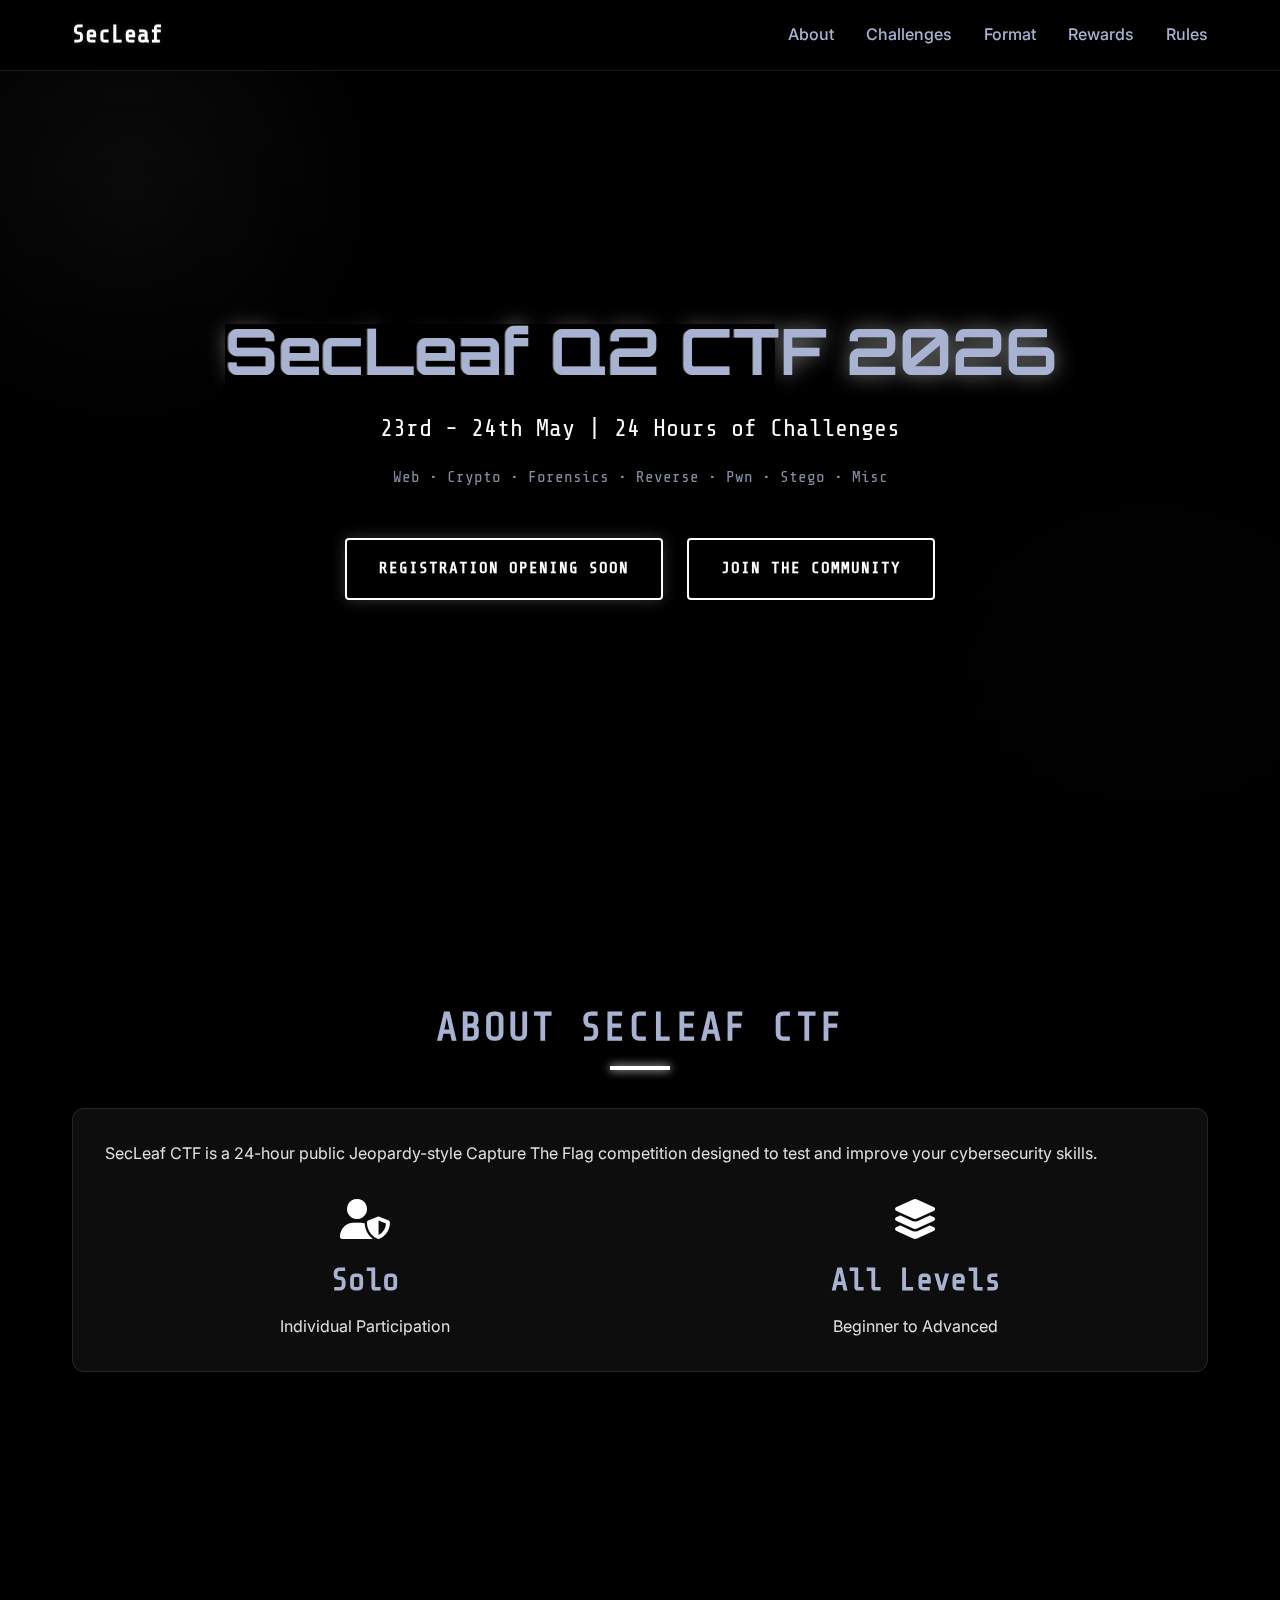
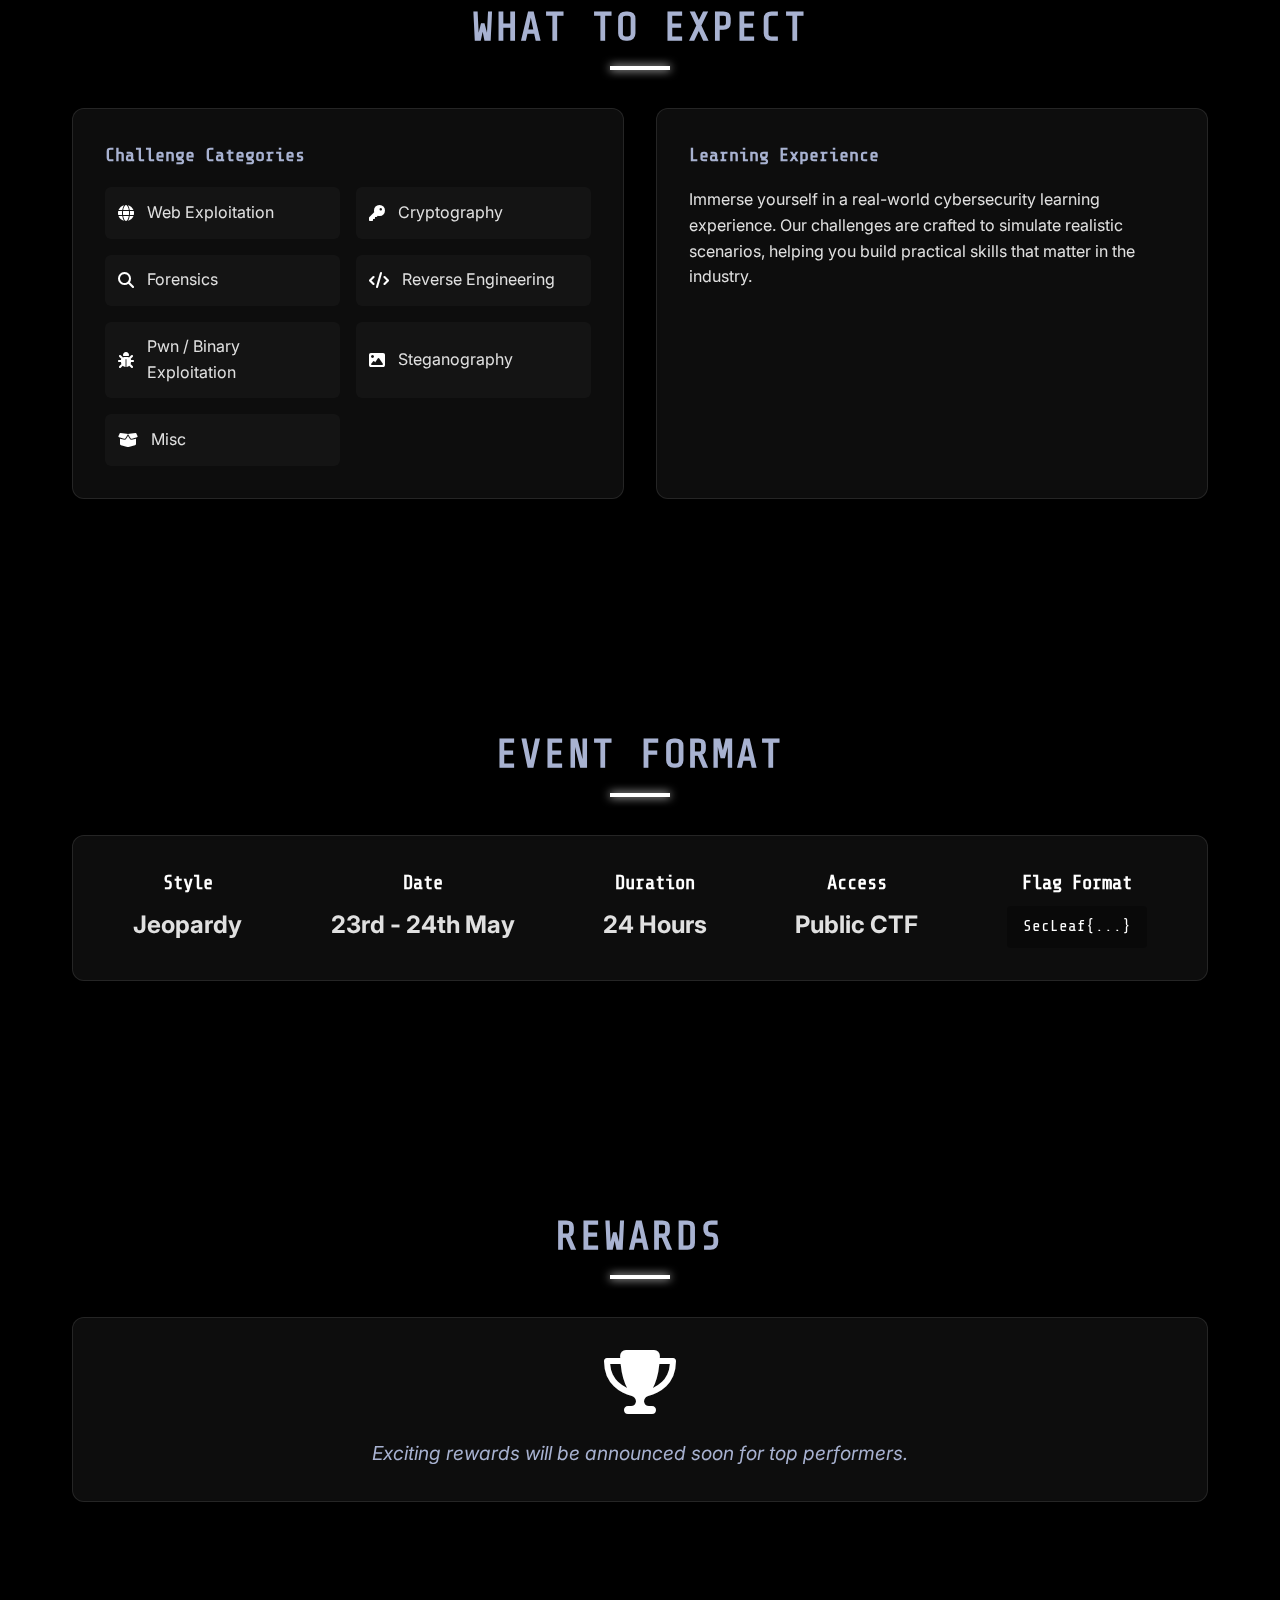
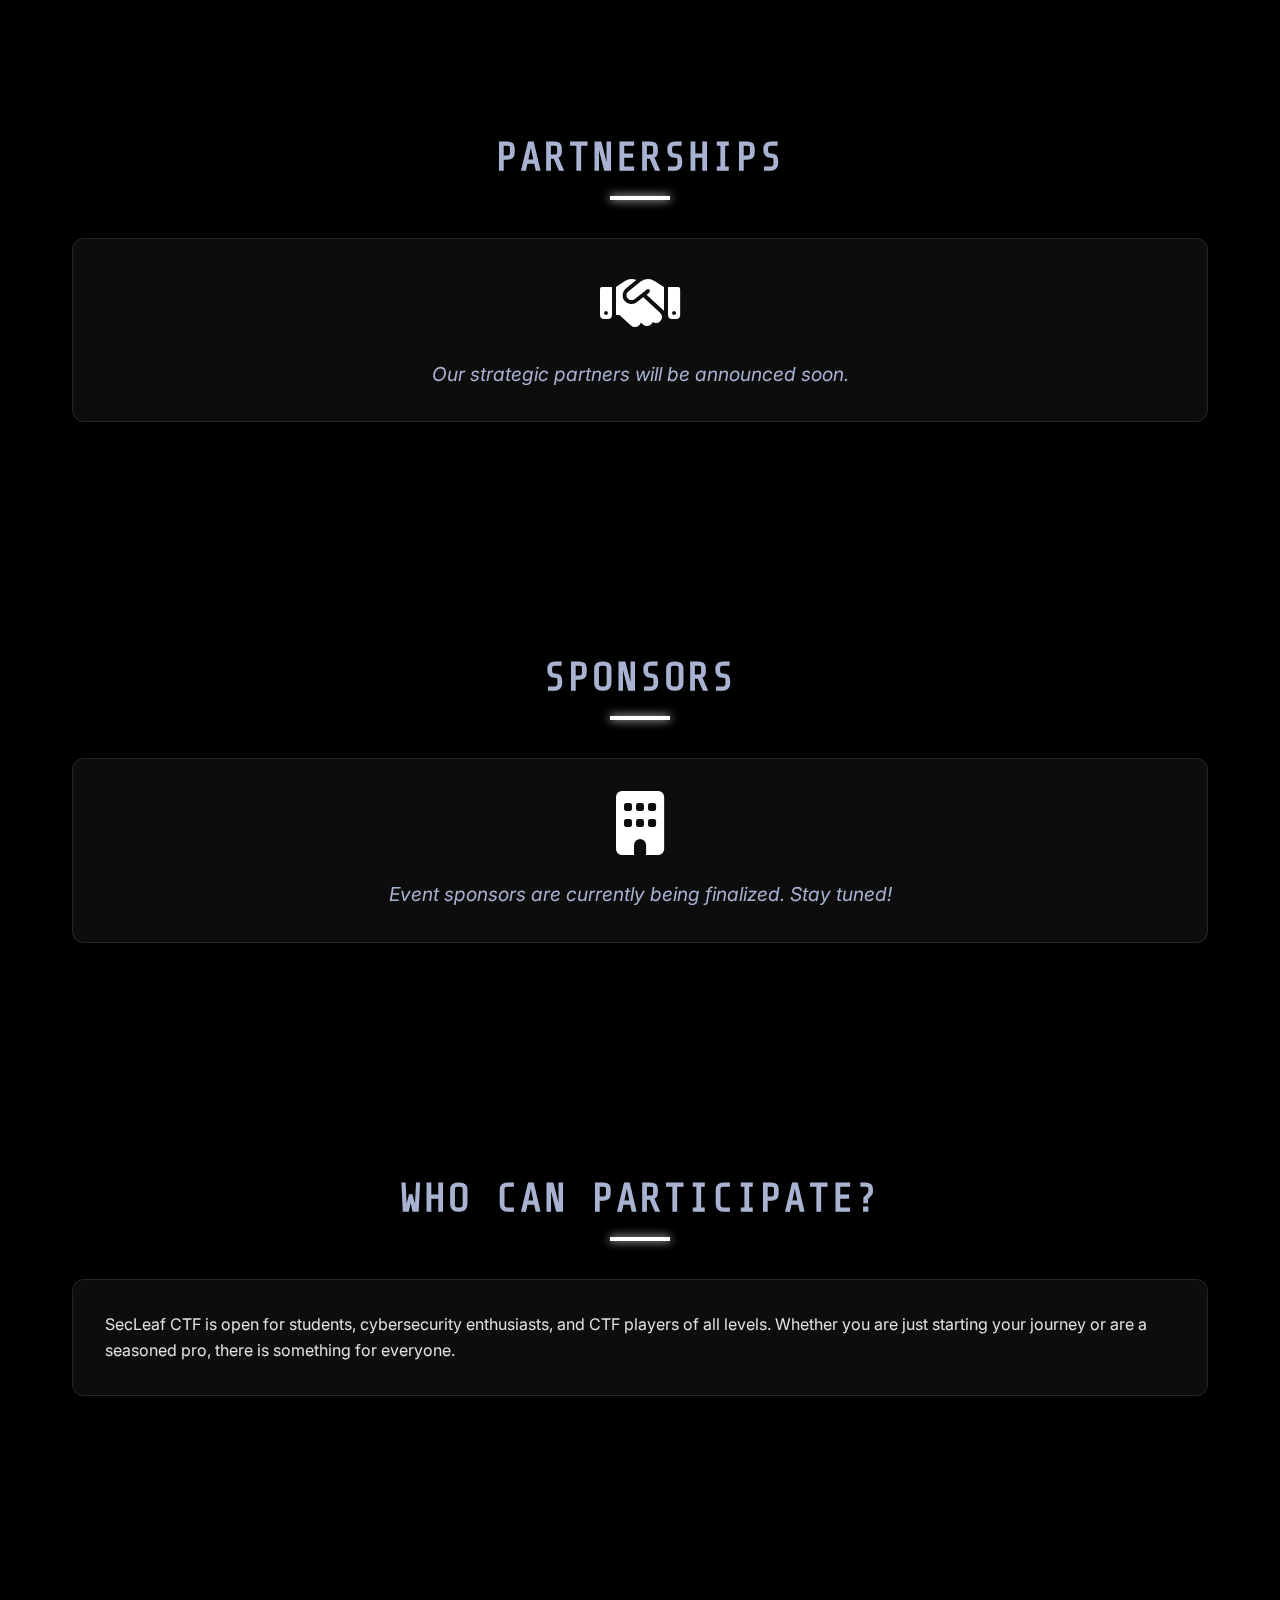
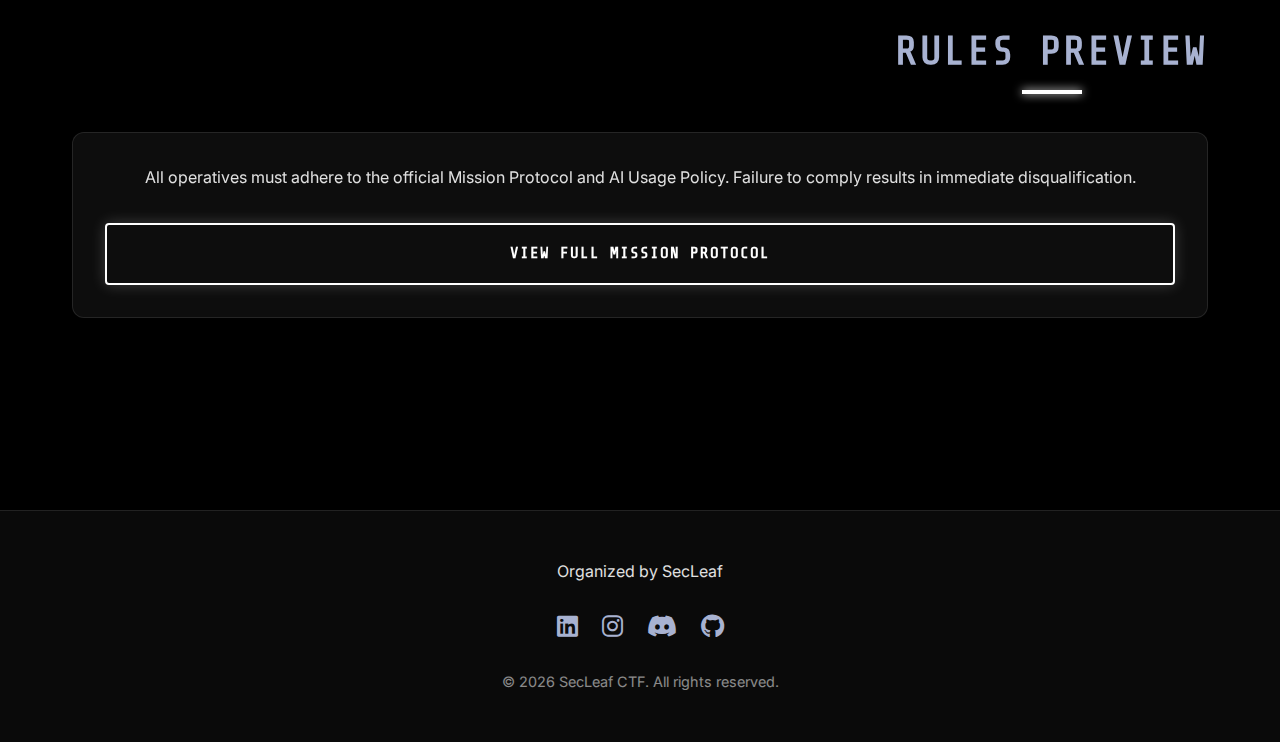
<file: index.html>
<!DOCTYPE html>
<html lang="en">

<head>
    <meta charset="UTF-8">
    <meta name="viewport" content="width=device-width, initial-scale=1.0">
    <title>SecLeaf Q2 CTF 2026</title>
    <meta name="description"
        content="SecLeaf CTF: A 24-hour public Jeopardy-style Capture The Flag competition for beginners to advanced cybersecurity players.">
    <link rel="stylesheet" href="style.css">

    <!-- Favicon Links -->
    <link rel="apple-touch-icon" sizes="180x180" href="favicon/apple-touch-icon.png">
    <link rel="icon" type="image/png" sizes="32x32" href="favicon/favicon-32x32.png">
    <link rel="icon" type="image/png" sizes="16x16" href="favicon/favicon-16x16.png">
    <link rel="manifest" href="favicon/site.webmanifest">
    <link rel="shortcut icon" href="favicon/favicon.ico">

    <link rel="preconnect" href="https://fonts.googleapis.com">
    <link rel="preconnect" href="https://fonts.gstatic.com" crossorigin>
    <link
        href="https://fonts.googleapis.com/css2?family=Orbitron:wght@400;700&family=Share+Tech+Mono&family=Inter:wght@300;400;600;700&display=swap"
        rel="stylesheet">
    <link rel="stylesheet" href="https://cdnjs.cloudflare.com/ajax/libs/font-awesome/6.4.0/css/all.min.css">
</head>

<body>
    <div class="background-overlay"></div>

    <nav class="navbar">
        <div class="container nav-container">
            <a href="index.html" class="logo">SecLeaf</a>
            <ul class="nav-links">
                <li><a href="#about">About</a></li>
                <li><a href="#challenges">Challenges</a></li>
                <li><a href="#format">Format</a></li>
                <li><a href="#rewards">Rewards</a></li>
                <li><a href="rules.html">Rules</a></li>
            </ul>
            <div class="mobile-menu-btn" aria-label="Toggle navigation menu" aria-expanded="false" role="button">
                <i class="fas fa-bars"></i>
            </div>
        </div>
    </nav>

    <header class="hero" id="home">
        <div class="container hero-content">
            <h1 class="glitch" data-text="SecLeaf Q2 CTF 2026">SecLeaf Q2 CTF 2026</h1>
            <h2 class="subtitle">23rd - 24th May | 24 Hours of Challenges</h2>
            <div class="categories-line">Web • Crypto • Forensics • Reverse • Pwn • Stego • Misc</div>
            <div class="hero-buttons">
                <a href="#" class="cta-button">Registration Opening Soon</a>
                <a href="https://www.youtube.com/watch?v=DRZhcf9eStw" target="_blank" class="cta-button secondary">Join
                    the community</a>
            </div>
        </div>

    </header>

    <main>
        <section id="about" class="section">
            <div class="container">
                <h2 class="section-title">About SecLeaf CTF</h2>
                <div class="card drift-silver-bg">
                    <p>SecLeaf CTF is a 24-hour public Jeopardy-style Capture The Flag competition designed to test and
                        improve your cybersecurity skills.</p>
                    <div class="stats-grid">

                        <div class="stat-item">
                            <i class="fas fa-user-shield"></i>
                            <h3>Solo</h3>
                            <p>Individual Participation</p>
                        </div>
                        <div class="stat-item">
                            <i class="fas fa-layer-group"></i>
                            <h3>All Levels</h3>
                            <p>Beginner to Advanced</p>
                        </div>
                    </div>
                </div>
            </div>
        </section>

        <section id="challenges" class="section">
            <div class="container">
                <h2 class="section-title">What to Expect</h2>
                <div class="grid-2">
                    <div class="card drift-silver-bg">
                        <h3>Challenge Categories</h3>
                        <ul class="category-list">
                            <li><i class="fas fa-globe"></i> Web Exploitation</li>
                            <li><i class="fas fa-key"></i> Cryptography</li>
                            <li><i class="fas fa-search"></i> Forensics</li>
                            <li><i class="fas fa-code"></i> Reverse Engineering</li>
                            <li><i class="fas fa-bug"></i> Pwn / Binary Exploitation</li>
                            <li><i class="fas fa-image"></i> Steganography</li>
                            <li><i class="fas fa-box-open"></i> Misc</li>
                        </ul>
                    </div>
                    <div class="card drift-silver-bg">
                        <h3>Learning Experience</h3>
                        <p>Immerse yourself in a real-world cybersecurity learning experience. Our challenges are
                            crafted to simulate realistic scenarios, helping you build practical skills that matter in
                            the industry.</p>
                    </div>
                </div>
            </div>
        </section>

        <section id="format" class="section">
            <div class="container">
                <h2 class="section-title">Event Format</h2>
                <div class="card drift-silver-bg">
                    <div class="format-details">
                        <div class="format-item">
                            <h3>Style</h3>
                            <p>Jeopardy</p>
                        </div>
                        <div class="format-item">
                            <h3>Date</h3>
                            <p>23rd - 24th May</p>
                        </div>
                        <div class="format-item">
                            <h3>Duration</h3>
                            <p>24 Hours</p>
                        </div>
                        <div class="format-item">
                            <h3>Access</h3>
                            <p>Public CTF</p>
                        </div>
                        <div class="format-item">
                            <h3>Flag Format</h3>
                            <code class="flag-example">SecLeaf{...}</code>
                        </div>
                    </div>
                </div>
            </div>
        </section>

        <section id="rewards" class="section">
            <div class="container">
                <h2 class="section-title">Rewards</h2>
                <div class="card drift-silver-bg text-center">
                    <i class="fas fa-trophy highlight-icon"></i>
                    <p class="announcement-text">Exciting rewards will be announced soon for top performers.</p>
                </div>
            </div>
        </section>

        <section id="partnerships" class="section">
            <div class="container">
                <h2 class="section-title">Partnerships</h2>
                <div class="card drift-silver-bg text-center">
                    <i class="fas fa-handshake highlight-icon"></i>
                    <p class="announcement-text">Our strategic partners will be announced soon.</p>
                </div>
            </div>
        </section>

        <section id="sponsors" class="section">
            <div class="container">
                <h2 class="section-title">Sponsors</h2>
                <div class="card drift-silver-bg text-center">
                    <i class="fas fa-building highlight-icon"></i>
                    <p class="announcement-text">Event sponsors are currently being finalized. Stay tuned!</p>
                </div>
            </div>
        </section>

        <section id="participation" class="section">
            <div class="container">
                <h2 class="section-title">Who Can Participate?</h2>
                <div class="card drift-silver-bg">
                    <p>SecLeaf CTF is open for students, cybersecurity enthusiasts, and CTF players of all levels.
                        Whether you are just starting your journey or are a seasoned pro, there is something for
                        everyone.</p>
                </div>
            </div>
        </section>

        <section id="rules" class="section">
            <div class="container text-center">
                <h2 class="section-title">Rules Preview</h2>
                <div class="card drift-silver-bg">
                    <p style="margin-bottom: 2rem;">All operatives must adhere to the official Mission Protocol and AI
                        Usage Policy. Failure to comply results in immediate disqualification.</p>
                    <a href="rules.html" class="cta-button">View Full Mission Protocol</a>
                </div>
            </div>
        </section>
    </main>

    <footer class="footer">
        <div class="container">
            <p>Organized by SecLeaf</p>
            <div class="social-icons">
                <a href="https://www.linkedin.com/company/secleaf"><i class="fab fa-linkedin"></i></a>
                <a href="https://www.instagram.com/secleafofficial/"><i class="fab fa-instagram"></i></a>
                <a href="https://discord.gg/xzfHCUngCu"><i class="fab fa-discord"></i></a>
                <a href="#"><i class="fab fa-github"></i></a>
            </div>
            <p class="copyright">&copy; 2026 SecLeaf CTF. All rights reserved.</p>
        </div>
    </footer>

    <script src="script.js"></script>
</body>

</html>
</file>
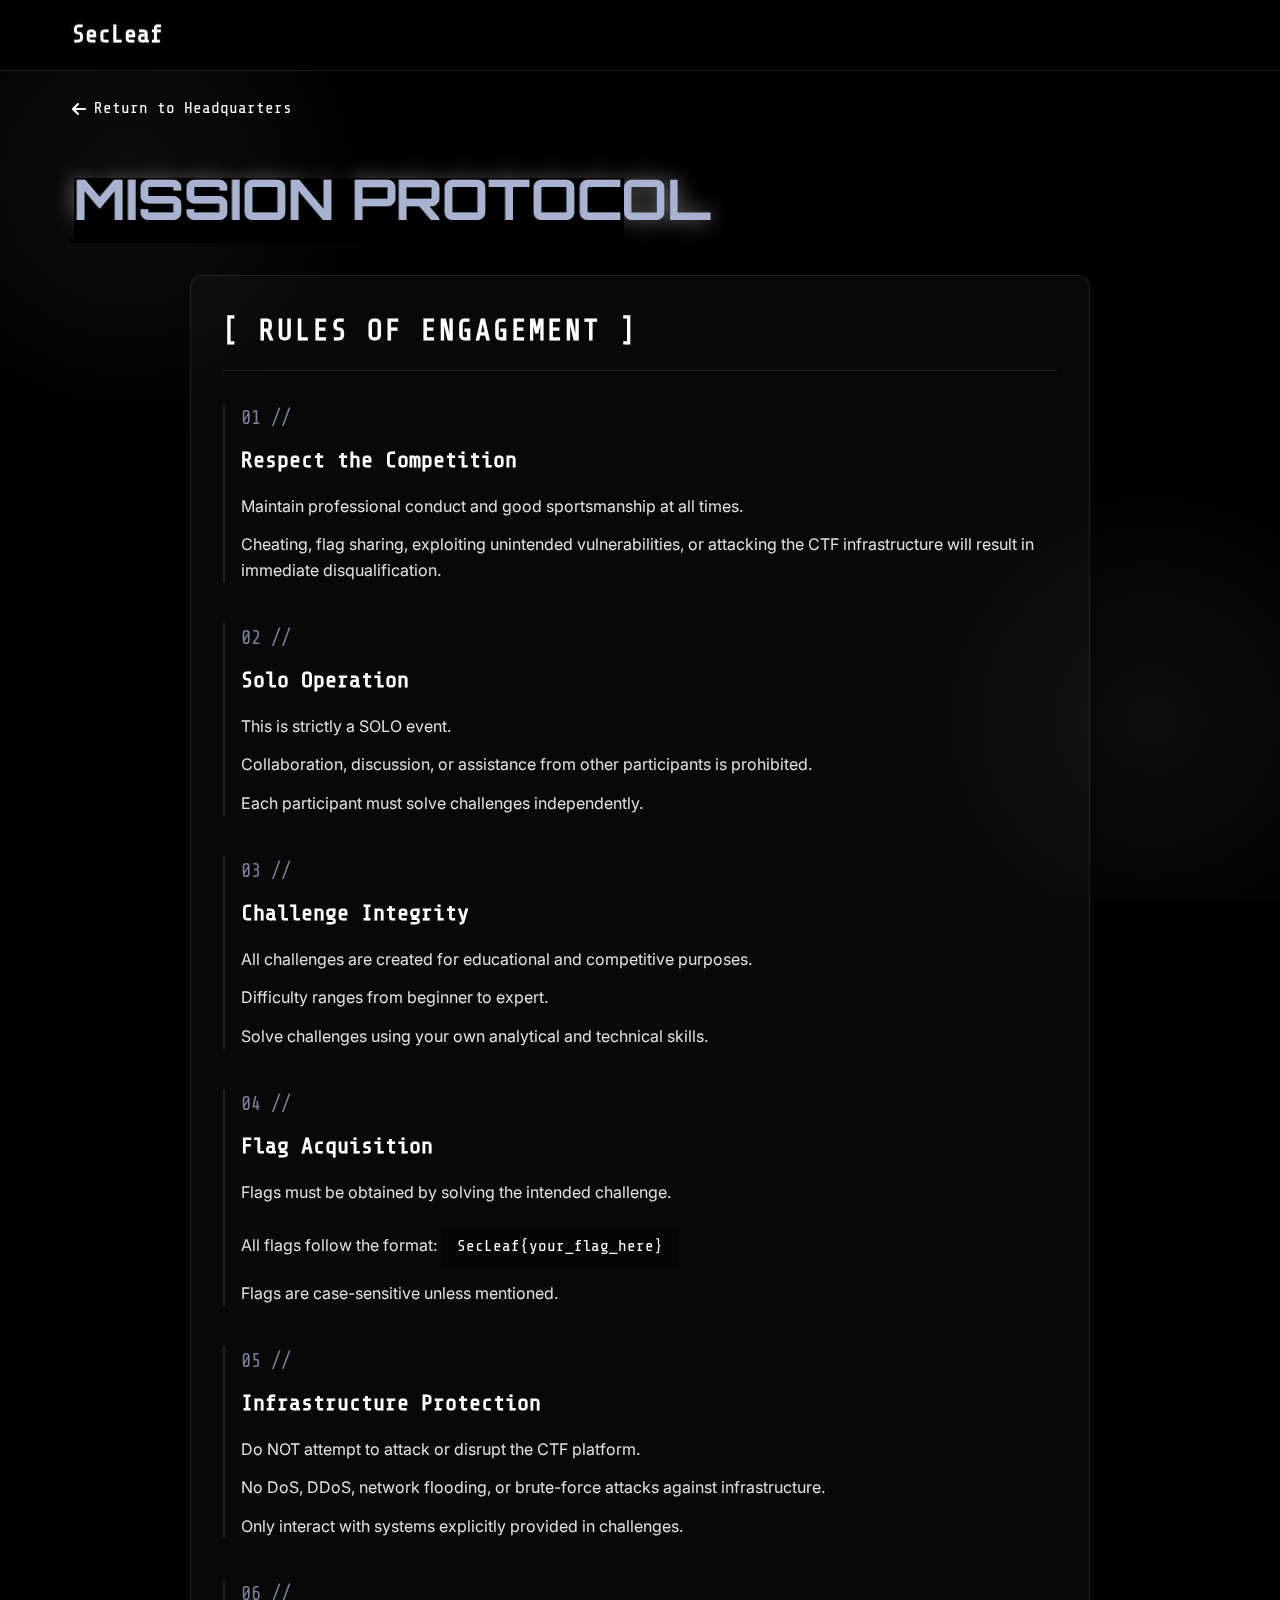
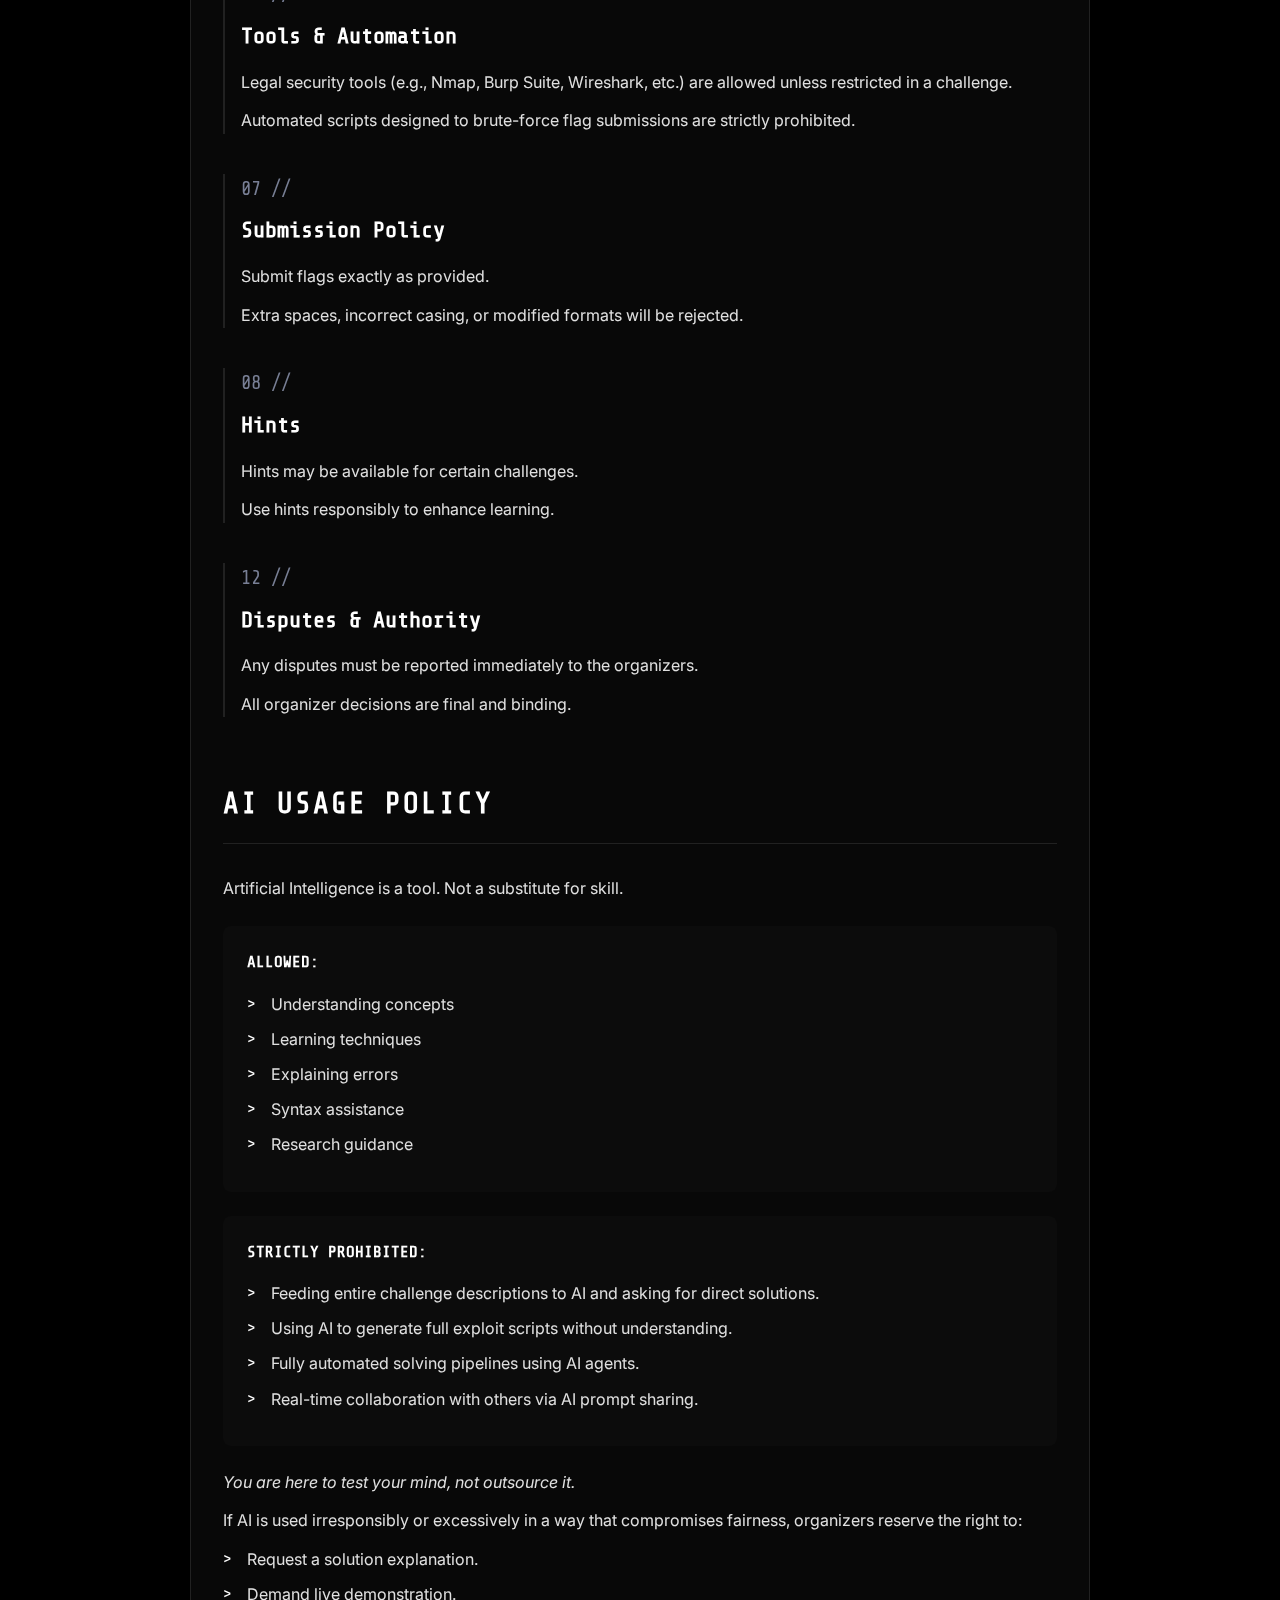
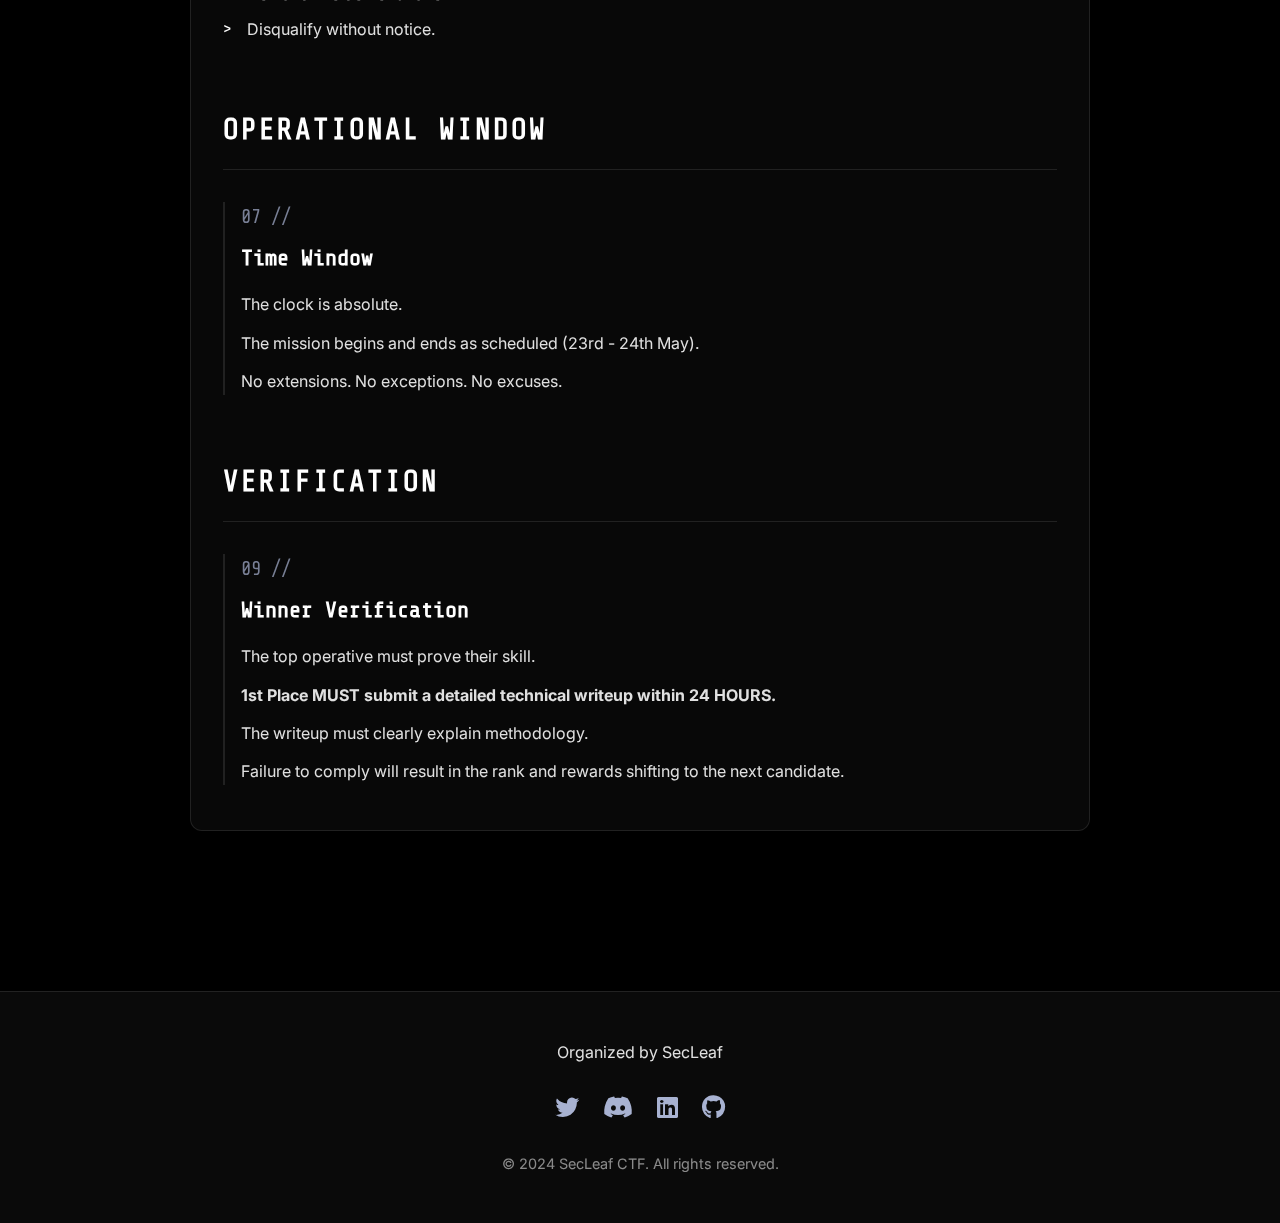
<file: rules.html>
<!DOCTYPE html>
<html lang="en">

<head>
    <meta charset="UTF-8">
    <meta name="viewport" content="width=device-width, initial-scale=1.0">
    <title>Mission Protocol - SecLeaf CTF</title>
    <meta name="description" content="Official Mission Protocol and Rules of Engagement for SecLeaf CTF.">
    <link rel="stylesheet" href="style.css">

    <!-- Favicon Links -->
    <link rel="apple-touch-icon" sizes="180x180" href="favicon/apple-touch-icon.png">
    <link rel="icon" type="image/png" sizes="32x32" href="favicon/favicon-32x32.png">
    <link rel="icon" type="image/png" sizes="16x16" href="favicon/favicon-16x16.png">
    <link rel="manifest" href="favicon/site.webmanifest">
    <link rel="shortcut icon" href="favicon/favicon.ico">

    <link rel="preconnect" href="https://fonts.googleapis.com">
    <link rel="preconnect" href="https://fonts.gstatic.com" crossorigin>
    <link
        href="https://fonts.googleapis.com/css2?family=Orbitron:wght@400;700&family=Share+Tech+Mono&family=Inter:wght@300;400;600;700&display=swap"
        rel="stylesheet">
    <link rel="stylesheet" href="https://cdnjs.cloudflare.com/ajax/libs/font-awesome/6.4.0/css/all.min.css">
</head>

<body>
    <div class="background-overlay"></div>

    <nav class="navbar">
        <div class="container nav-container">
            <a href="index.html" class="logo">SecLeaf</a>
            <div class="mobile-menu-btn" aria-label="Toggle navigation menu" aria-expanded="false" role="button">
                <i class="fas fa-bars"></i>
            </div>
        </div>
    </nav>

    <main class="section">
        <div class="container">
            <a href="index.html" class="back-home">
                <i class="fas fa-arrow-left"></i>
                <span>Return to Headquarters</span>
            </a>

            <h1 class="glitch" data-text="MISSION PROTOCOL"
                style="font-family: var(--font-accent); font-size: 3.5rem; color: var(--drift-silver); margin-bottom: 2rem; text-shadow: 0 0 20px rgba(255, 255, 255, 0.5);">
                MISSION PROTOCOL
            </h1>

            <div class="protocol-doc">
                <section class="protocol-section">
                    <h2 class="protocol-header">[ RULES OF ENGAGEMENT ]</h2>

                    <div class="protocol-item">
                        <span class="item-number">01 //</span>
                        <h3 class="item-title">Respect the Competition</h3>
                        <div class="item-content">
                            <p>Maintain professional conduct and good sportsmanship at all times.</p>
                            <p>Cheating, flag sharing, exploiting unintended vulnerabilities, or attacking the CTF
                                infrastructure will result in immediate disqualification.</p>
                        </div>
                    </div>

                    <div class="protocol-item">
                        <span class="item-number">02 //</span>
                        <h3 class="item-title">Solo Operation</h3>
                        <div class="item-content">
                            <p>This is strictly a SOLO event.</p>
                            <p>Collaboration, discussion, or assistance from other participants is prohibited.</p>
                            <p>Each participant must solve challenges independently.</p>
                        </div>
                    </div>

                    <div class="protocol-item">
                        <span class="item-number">03 //</span>
                        <h3 class="item-title">Challenge Integrity</h3>
                        <div class="item-content">
                            <p>All challenges are created for educational and competitive purposes.</p>
                            <p>Difficulty ranges from beginner to expert.</p>
                            <p>Solve challenges using your own analytical and technical skills.</p>
                        </div>
                    </div>

                    <div class="protocol-item">
                        <span class="item-number">04 //</span>
                        <h3 class="item-title">Flag Acquisition</h3>
                        <div class="item-content">
                            <p>Flags must be obtained by solving the intended challenge.</p>
                            <p>All flags follow the format: <code class="flag-example"
                                    style="display: inline-block;">SecLeaf{your_flag_here}</code></p>
                            <p>Flags are case-sensitive unless mentioned.</p>
                        </div>
                    </div>

                    <div class="protocol-item">
                        <span class="item-number">05 //</span>
                        <h3 class="item-title">Infrastructure Protection</h3>
                        <div class="item-content">
                            <p>Do NOT attempt to attack or disrupt the CTF platform.</p>
                            <p>No DoS, DDoS, network flooding, or brute-force attacks against infrastructure.</p>
                            <p>Only interact with systems explicitly provided in challenges.</p>
                        </div>
                    </div>

                    <div class="protocol-item">
                        <span class="item-number">06 //</span>
                        <h3 class="item-title">Tools & Automation</h3>
                        <div class="item-content">
                            <p>Legal security tools (e.g., Nmap, Burp Suite, Wireshark, etc.) are allowed unless
                                restricted in a challenge.</p>
                            <p>Automated scripts designed to brute-force flag submissions are strictly prohibited.</p>
                        </div>
                    </div>

                    <div class="protocol-item">
                        <span class="item-number">07 //</span>
                        <h3 class="item-title">Submission Policy</h3>
                        <div class="item-content">
                            <p>Submit flags exactly as provided.</p>
                            <p>Extra spaces, incorrect casing, or modified formats will be rejected.</p>
                        </div>
                    </div>

                    <div class="protocol-item">
                        <span class="item-number">08 //</span>
                        <h3 class="item-title">Hints</h3>
                        <div class="item-content">
                            <p>Hints may be available for certain challenges.</p>
                            <p>Use hints responsibly to enhance learning.</p>
                        </div>
                    </div>

                    <div class="protocol-item">
                        <span class="item-number">12 //</span>
                        <h3 class="item-title">Disputes & Authority</h3>
                        <div class="item-content">
                            <p>Any disputes must be reported immediately to the organizers.</p>
                            <p>All organizer decisions are final and binding.</p>
                        </div>
                    </div>
                </section>

                <section class="protocol-section">
                    <h2 class="protocol-header">AI USAGE POLICY</h2>
                    <div class="item-content">
                        <p>Artificial Intelligence is a tool. Not a substitute for skill.</p>

                        <div class="policy-block">
                            <h4>ALLOWED:</h4>
                            <ul class="policy-list">
                                <li>Understanding concepts</li>
                                <li>Learning techniques</li>
                                <li>Explaining errors</li>
                                <li>Syntax assistance</li>
                                <li>Research guidance</li>
                            </ul>
                        </div>

                        <div class="policy-block">
                            <h4>STRICTLY PROHIBITED:</h4>
                            <ul class="policy-list">
                                <li>Feeding entire challenge descriptions to AI and asking for direct solutions.</li>
                                <li>Using AI to generate full exploit scripts without understanding.</li>
                                <li>Fully automated solving pipelines using AI agents.</li>
                                <li>Real-time collaboration with others via AI prompt sharing.</li>
                            </ul>
                        </div>

                        <p style="margin-top: 1.5rem; font-style: italic;">You are here to test your mind, not outsource
                            it.</p>
                        <p>If AI is used irresponsibly or excessively in a way that compromises fairness, organizers
                            reserve the right to:</p>
                        <ul class="policy-list">
                            <li>Request a solution explanation.</li>
                            <li>Demand live demonstration.</li>
                            <li>Disqualify without notice.</li>
                        </ul>
                    </div>
                </section>

                <section class="protocol-section">
                    <h2 class="protocol-header">OPERATIONAL WINDOW</h2>
                    <div class="protocol-item">
                        <span class="item-number">07 //</span>
                        <h3 class="item-title">Time Window</h3>
                        <div class="item-content">
                            <p>The clock is absolute.</p>
                            <p>The mission begins and ends as scheduled (23rd - 24th May).</p>
                            <p>No extensions. No exceptions. No excuses.</p>
                        </div>
                    </div>
                </section>

                <section class="protocol-section" style="margin-bottom: 0;">
                    <h2 class="protocol-header">VERIFICATION</h2>
                    <div class="protocol-item" style="margin-bottom: 0;">
                        <span class="item-number">09 //</span>
                        <h3 class="item-title">Winner Verification</h3>
                        <div class="item-content">
                            <p>The top operative must prove their skill.</p>
                            <p><strong>1st Place MUST submit a detailed technical writeup within 24 HOURS.</strong></p>
                            <p>The writeup must clearly explain methodology.</p>
                            <p>Failure to comply will result in the rank and rewards shifting to the next candidate.</p>
                        </div>
                    </div>
                </section>
            </div>
        </div>
    </main>

    <footer class="footer">
        <div class="container">
            <p>Organized by SecLeaf</p>
            <div class="social-icons">
                <a href="#"><i class="fab fa-twitter"></i></a>
                <a href="#"><i class="fab fa-discord"></i></a>
                <a href="#"><i class="fab fa-linkedin"></i></a>
                <a href="#"><i class="fab fa-github"></i></a>
            </div>
            <p class="copyright">&copy; 2024 SecLeaf CTF. All rights reserved.</p>
        </div>
    </footer>

    <script src="script.js"></script>
</body>

</html>
</file>
<file: style.css>
/* Modern Reset and Base Styles */
:root {
    --bg-color: #000000;
    --bg-secondary: #0a0a0a;
    --text-color: #e0e0e0;
    --ion-blue: #ffffff;
    --drift-silver: #a8b2d1;
    --accent-glow: rgba(255, 255, 255, 0.15);
    --card-bg: rgba(255, 255, 255, 0.03);
    --card-border: rgba(255, 255, 255, 0.1);
    --font-primary: 'Inter', sans-serif;
    --font-mono: 'Share Tech Mono', monospace;
    --font-accent: 'Orbitron', sans-serif;
    --transition-speed: 0.3s;
}

* {
    margin: 0;
    padding: 0;
    box-sizing: border-box;
}

body {
    font-family: var(--font-primary);
    background-color: var(--bg-color);
    color: var(--text-color);
    line-height: 1.6;
    overflow-x: hidden;
}

a {
    text-decoration: none;
    color: inherit;
    transition: var(--transition-speed);
}

ul {
    list-style: none;
}

/* Background Animation */
.background-overlay {
    position: fixed;
    top: 0;
    left: 0;
    width: 100%;
    height: 100%;
    background:
        radial-gradient(circle at 10% 20%, rgba(255, 255, 255, 0.05) 0%, transparent 20%),
        radial-gradient(circle at 90% 80%, rgba(255, 255, 255, 0.05) 0%, transparent 20%);
    z-index: -1;
    pointer-events: none;
}

/* Typography */
h1,
h2,
h3,
h4,
h5,
h6 {
    font-family: var(--font-mono);
    color: var(--drift-silver);
    margin-bottom: 1rem;
}

.section-title {
    font-size: 2.5rem;
    text-align: center;
    margin-bottom: 3rem;
    position: relative;
    display: inline-block;
    left: 50%;
    transform: translateX(-50%);
    text-transform: uppercase;
    letter-spacing: 2px;
}

.section-title::after {
    content: '';
    position: absolute;
    bottom: -10px;
    left: 50%;
    transform: translateX(-50%);
    width: 60px;
    height: 4px;
    background: var(--ion-blue);
    box-shadow: 0 0 10px var(--ion-blue);
}

/* Navbar */
.navbar {
    position: fixed;
    top: 0;
    width: 100%;
    background: rgba(0, 0, 0, 0.9);
    backdrop-filter: blur(10px);
    z-index: 1000;
    border-bottom: 1px solid var(--card-border);
    padding: 1rem 0;
}

.nav-container {
    display: flex;
    justify-content: space-between;
    align-items: center;
}

.logo {
    font-family: var(--font-mono);
    font-size: 1.5rem;
    font-weight: 700;
    color: var(--ion-blue);
    text-shadow: 0 0 5px var(--accent-glow);
}

.nav-links {
    display: flex;
    gap: 2rem;
}

.nav-links a {
    color: var(--drift-silver);
    font-weight: 500;
    position: relative;
}

.nav-links a::after {
    content: '';
    position: absolute;
    width: 0;
    height: 2px;
    bottom: -5px;
    left: 0;
    background-color: var(--ion-blue);
    transition: width 0.3s ease;
}

.nav-links a:hover {
    color: var(--ion-blue);
}

.nav-links a:hover::after {
    width: 100%;
}

.mobile-menu-btn {
    display: none;
    font-size: 1.5rem;
    cursor: pointer;
    color: var(--drift-silver);
}

/* Hero Section */
.hero {
    height: 100vh;
    display: flex;
    justify-content: center;
    align-items: center;
    text-align: center;
    padding: 0 1rem;
    background: linear-gradient(180deg, rgba(0, 0, 0, 0) 0%, rgba(0, 0, 0, 1) 100%);
    position: relative;
    /* For absolute positioning of animation */
    overflow: hidden;
    z-index: 1;
}

.hero-content {
    position: relative;
    z-index: 2;
}

.hero h1 {
    font-family: var(--font-accent);
    font-size: 4rem;
    color: var(--drift-silver);
    margin-bottom: 0.5rem;
    text-shadow: 0 0 20px rgba(255, 255, 255, 0.5);
    animation: fadeInDown 1s ease-out;
}

.hero-buttons {
    display: flex;
    gap: 1.5rem;
    justify-content: center;
    margin-top: 1rem;
    animation: fadeInUp 1s ease-out 0.6s backwards;
}

.hero .subtitle {
    font-size: 1.5rem;
    color: var(--ion-blue);
    margin-bottom: 1rem;
    font-weight: 400;
    animation: fadeInUp 1s ease-out 0.2s backwards;
}

.categories-line {
    font-family: var(--font-mono);
    color: var(--drift-silver);
    margin-bottom: 3rem;
    opacity: 0.8;
    animation: fadeInUp 1s ease-out 0.4s backwards;
}

.cta-button {
    display: inline-block;
    padding: 1rem 2rem;
    background: transparent;
    color: #ffffff !important;
    border: 2px solid #ffffff;
    font-family: var(--font-mono);
    font-weight: 700;
    text-transform: uppercase;
    letter-spacing: 1px;
    border-radius: 4px;
    box-shadow: 0 0 15px rgba(255, 255, 255, 0.2);
    animation: fadeInUp 1s ease-out 0.6s backwards;
    transition: all 0.3s ease;
}

.cta-button:hover {
    background: #ffffff;
    color: #000000 !important;
    box-shadow: 0 0 30px rgba(255, 255, 255, 0.8);
    transform: translateY(-2px);
    border-color: #ffffff;
}

.cta-button.secondary {
    background: transparent;
    color: #ffffff !important;
    border: 2px solid #ffffff;
    box-shadow: none;
}

.cta-button.secondary:hover {
    background: #ffffff;
    color: #000000 !important;
    border-color: #ffffff;
    box-shadow: 0 0 30px rgba(255, 255, 255, 0.8);
}

/* Main Content Sections */
.section {
    padding: 6rem 0;
}

.container {
    max-width: 1200px;
    margin: 0 auto;
    padding: 0 2rem;
}

/* Cards */
.card {
    background: rgba(255, 255, 255, 0.05);
    /* Fallback */
    border: 1px solid rgba(255, 255, 255, 0.1);
    border-radius: 12px;
    padding: 2rem;
    margin-bottom: 2rem;
    transition: transform 0.3s ease, box-shadow 0.3s ease;
    backdrop-filter: blur(10px);
    -webkit-backdrop-filter: blur(10px);
    display: flex;
    flex-direction: column;
}

.card:hover {
    transform: translateY(-2px);
    border-color: rgba(255, 255, 255, 0.3);
    box-shadow: 0 10px 30px -10px rgba(255, 255, 255, 0.1);
}

/* Old .card::before removed */



/* Stats Grid */
.stats-grid {
    display: grid;
    grid-template-columns: repeat(auto-fit, minmax(200px, 1fr));
    gap: 2rem;
    margin-top: 2rem;
    text-align: center;
}

.stat-item i {
    font-size: 2.5rem;
    color: var(--ion-blue);
    margin-bottom: 1rem;
}

.stat-item h3 {
    font-size: 2rem;
    margin-bottom: 0.5rem;
}

/* Categories List */
.grid-2 {
    display: grid;
    grid-template-columns: repeat(auto-fit, minmax(300px, 1fr));
    gap: 2rem;
}

.category-list {
    display: grid;
    grid-template-columns: repeat(auto-fill, minmax(180px, 1fr));
    gap: 1rem;
    /*    margin-top: 1rem; */
}

.category-list li {
    display: flex;
    align-items: center;
    gap: 0.8rem;
    padding: 0.8rem;
    background: rgba(255, 255, 255, 0.03);
    border-radius: 6px;
    transition: background 0.3s ease;
}

.category-list li:hover {
    background: rgba(255, 255, 255, 0.1);
}

.category-list i {
    color: var(--ion-blue);
}

/* Event Format */
.format-details {
    display: flex;
    justify-content: space-around;
    flex-wrap: wrap;
    gap: 2rem;
    text-align: center;
}

.format-item h3 {
    color: var(--ion-blue);
    font-size: 1.2rem;
    margin-bottom: 0.5rem;
}

.format-item p {
    font-size: 1.5rem;
    font-weight: 700;
}

.flag-example {
    font-family: var(--font-mono);
    background: rgba(0, 0, 0, 0.3);
    padding: 0.5rem 1rem;
    border-radius: 4px;
    color: var(--ion-blue);
    display: block;
    margin-top: 0.5rem;
}

/* Rewards, Partnerships, Sponsors text alignment */
.text-center {
    text-align: center;
}

.highlight-icon {
    font-size: 4rem;
    color: var(--ion-blue);
    margin-bottom: 1.5rem;
    animation: float 3s ease-in-out infinite;
}

.announcement-text {
    font-size: 1.2rem;
    font-style: italic;
    color: var(--drift-silver);
}

/* Rules List */
.rules-list {
    list-style: none;
    max-width: 800px;
    margin: 0 auto;
}

.rules-list li {
    font-size: 1.2rem;
    margin-bottom: 1rem;
    display: flex;
    align-items: center;
    gap: 1rem;
}

.rules-list i {
    color: var(--ion-blue);
}

/* Partner & Sponsor Grids */
.partner-sponsor-grid {
    display: grid;
    grid-template-columns: repeat(auto-fit, minmax(180px, 1fr));
    gap: 2rem;
    margin-top: 1rem;
}

.partner-card {
    background: var(--card-bg);
    border: 1px solid var(--card-border);
    border-radius: 12px;
    padding: 2rem;
    text-align: center;
    transition: transform var(--transition-speed), border-color var(--transition-speed), box-shadow var(--transition-speed);
    backdrop-filter: blur(10px);
}

.partner-card:hover {
    transform: translateY(-5px);
    border-color: rgba(255, 255, 255, 0.3);
    box-shadow: 0 10px 30px -10px rgba(255, 255, 255, 0.1);
}

.partner-card .logo-container {
    height: 60px;
    display: flex;
    align-items: center;
    justify-content: center;
    margin-bottom: 1.5rem;
}

.partner-card .logo-container img {
    max-width: 100%;
    max-height: 100%;
    object-fit: contain;
    transition: transform var(--transition-speed);
}

.partner-card:hover .logo-container img {
    transform: scale(1.05);
}

.partner-card h3 a {
    transition: color var(--transition-speed);
}

.partner-card h3 a:hover {
    color: #ffffff;
}

.partner-card h3 {
    font-size: 1.2rem;
    margin-bottom: 0;
    color: var(--ion-blue);
}

/* Protocol and Rules Document */
.protocol-doc {
    max-width: 900px;
    margin: 0 auto;
    padding: 2rem;
    background: var(--card-bg);
    border: 1px solid var(--card-border);
    border-radius: 12px;
}

.protocol-section {
    margin-bottom: 4rem;
}

.protocol-header,
.protocol-item {
    opacity: 1;
    transform: none;
}

.protocol-header {
    font-family: var(--font-mono);
    font-size: 1.8rem;
    color: var(--ion-blue);
    margin-bottom: 2rem;
    border-bottom: 1px solid var(--card-border);
    padding-bottom: 1rem;
    text-transform: uppercase;
    letter-spacing: 2px;
}

.protocol-item {
    margin-bottom: 2.5rem;
    padding-left: 1rem;
    border-left: 2px solid var(--card-border);
}

.item-number {
    font-family: var(--font-mono);
    color: var(--drift-silver);
    font-size: 1.2rem;
    display: block;
    margin-bottom: 0.5rem;
    opacity: 0.7;
}

.item-title {
    font-family: var(--font-mono);
    color: var(--ion-blue);
    font-size: 1.4rem;
    margin-bottom: 1rem;
}

.item-content {
    color: var(--text-color);
}

.item-content p {
    margin-bottom: 0.8rem;
}

.policy-block {
    background: rgba(255, 255, 255, 0.02);
    border-radius: 8px;
    padding: 1.5rem;
    margin-top: 1.5rem;
}

.policy-block h4 {
    font-family: var(--font-mono);
    color: var(--ion-blue);
    margin-bottom: 1rem;
}

.policy-list {
    list-style: none;
}

.policy-list li {
    position: relative;
    padding-left: 1.5rem;
    margin-bottom: 0.6rem;
}

.policy-list li::before {
    content: '>';
    position: absolute;
    left: 0;
    color: var(--ion-blue);
    font-family: var(--font-mono);
}

.back-home {
    display: flex;
    align-items: center;
    gap: 0.5rem;
    color: var(--ion-blue);
    font-family: var(--font-mono);
    margin-bottom: 2rem;
    transition: transform var(--transition-speed);
}

.back-home:hover {
    transform: translateX(-5px);
}

/* Footer */
.footer {
    background: var(--bg-secondary);
    padding: 3rem 0;
    text-align: center;
    margin-top: 4rem;
    border-top: 1px solid var(--card-border);
}

.social-icons {
    margin: 1.5rem 0;
    display: flex;
    justify-content: center;
    gap: 1.5rem;
}

.social-icons a {
    color: var(--drift-silver);
    font-size: 1.5rem;
    transition: color 0.3s ease, transform 0.3s ease;
}

.social-icons a:hover {
    color: var(--ion-blue);
    transform: translateY(-3px);
}

.copyright {
    opacity: 0.6;
    font-size: 0.9rem;
}

/* Animations */
@keyframes float {
    0% {
        transform: translateY(0px);
    }

    50% {
        transform: translateY(-10px);
    }

    100% {
        transform: translateY(0px);
    }
}

/* Glitch Effect */
.glitch {
    position: relative;
}

.glitch::before,
.glitch::after {
    content: attr(data-text);
    position: absolute;
    top: 0;
    left: 0;
    width: 100%;
    height: 100%;
    background: var(--bg-color);
}

.glitch::before {
    left: 2px;
    text-shadow: -1px 0 #555;
    clip: rect(24px, 550px, 90px, 0);
    animation: glitch-anim-2 3s infinite linear alternate-reverse;
}

.glitch::after {
    left: -2px;
    text-shadow: -1px 0 #555;
    clip: rect(85px, 550px, 140px, 0);
    animation: glitch-anim 2.5s infinite linear alternate-reverse;
}

.glitch-effect::before {
    text-shadow: 2px 0 var(--ion-blue), -2px 0 #555;
    clip: rect(44px, 450px, 56px, 0);
    animation: glitch-anim 5s infinite linear alternate-reverse;
}

.glitch-effect::after {
    text-shadow: -2px 0 var(--ion-blue), 2px 0 #555;
    clip: rect(44px, 450px, 56px, 0);
    animation: glitch-anim-2 5s infinite linear alternate-reverse;
}

@keyframes glitch-anim {
    0% {
        clip: rect(30px, 9999px, 10px, 0);
    }

    5% {
        clip: rect(85px, 9999px, 95px, 0);
    }

    10% {
        clip: rect(60px, 9999px, 20px, 0);
    }

    15% {
        clip: rect(5px, 9999px, 80px, 0);
    }

    20% {
        clip: rect(85px, 9999px, 30px, 0);
    }

    25% {
        clip: rect(10px, 9999px, 105px, 0);
    }

    30% {
        clip: rect(55px, 9999px, 50px, 0);
    }

    35% {
        clip: rect(35px, 9999px, 15px, 0);
    }

    40% {
        clip: rect(75px, 9999px, 85px, 0);
    }

    45% {
        clip: rect(20px, 9999px, 60px, 0);
    }

    50% {
        clip: rect(95px, 9999px, 35px, 0);
    }

    55% {
        clip: rect(45px, 9999px, 5px, 0);
    }

    60% {
        clip: rect(15px, 9999px, 90px, 0);
    }

    65% {
        clip: rect(65px, 9999px, 40px, 0);
    }

    70% {
        clip: rect(40px, 9999px, 75px, 0);
    }

    75% {
        clip: rect(90px, 9999px, 25px, 0);
    }

    80% {
        clip: rect(25px, 9999px, 95px, 0);
    }

    85% {
        clip: rect(70px, 9999px, 55px, 0);
    }

    90% {
        clip: rect(50px, 9999px, 10px, 0);
    }

    95% {
        clip: rect(10px, 9999px, 80px, 0);
    }

    100% {
        clip: rect(30px, 9999px, 10px, 0);
    }
}

/* Falling Flag Animation */
.bg-animation-container {
    position: absolute;
    bottom: 0;
    left: 0;
    width: 100%;
    height: 100%;
    opacity: 1;
    /* Fully visible container, control opacity on layers */
    z-index: 0;
    pointer-events: none;
    overflow: hidden;
}







@keyframes glitch-anim-2 {
    0% {
        clip: rect(65px, 9999px, 100px, 0);
    }

    5% {
        clip: rect(20px, 9999px, 55px, 0);
    }

    10% {
        clip: rect(90px, 9999px, 15px, 0);
    }

    15% {
        clip: rect(35px, 9999px, 70px, 0);
    }

    20% {
        clip: rect(75px, 9999px, 25px, 0);
    }

    25% {
        clip: rect(15px, 9999px, 95px, 0);
    }

    30% {
        clip: rect(55px, 9999px, 45px, 0);
    }

    35% {
        clip: rect(10px, 9999px, 80px, 0);
    }

    40% {
        clip: rect(95px, 9999px, 30px, 0);
    }

    45% {
        clip: rect(40px, 9999px, 65px, 0);
    }

    50% {
        clip: rect(80px, 9999px, 10px, 0);
    }

    55% {
        clip: rect(25px, 9999px, 90px, 0);
    }

    60% {
        clip: rect(60px, 9999px, 35px, 0);
    }

    65% {
        clip: rect(5px, 9999px, 75px, 0);
    }

    70% {
        clip: rect(100px, 9999px, 40px, 0);
    }

    75% {
        clip: rect(45px, 9999px, 85px, 0);
    }

    80% {
        clip: rect(30px, 9999px, 20px, 0);
    }

    85% {
        clip: rect(85px, 9999px, 50px, 0);
    }

    90% {
        clip: rect(50px, 9999px, 105px, 0);
    }

    95% {
        clip: rect(5px, 9999px, 60px, 0);
    }

    100% {
        clip: rect(70px, 9999px, 15px, 0);
    }
}

/* Responsive */
@media (max-width: 768px) {
    .nav-links {
        display: none;
        /* Can implement mobile menu later if strictly needed, keeping simple for now or using CSS :target hack */
        position: absolute;
        top: 60px;
        left: 0;
        width: 100%;
        background: var(--bg-secondary);
        flex-direction: column;
        text-align: center;
        padding: 1rem 0;
        box-shadow: 0 10px 10px rgba(0, 0, 0, 0.5);
    }

    .nav-links.active {
        display: flex;
    }

    .mobile-menu-btn {
        display: block;
    }

    .hero h1 {
        font-size: 2.5rem;
    }

    .grid-2 {
        grid-template-columns: 1fr;
    }

    .stats-grid {
        grid-template-columns: 1fr;
    }
}
</file>
